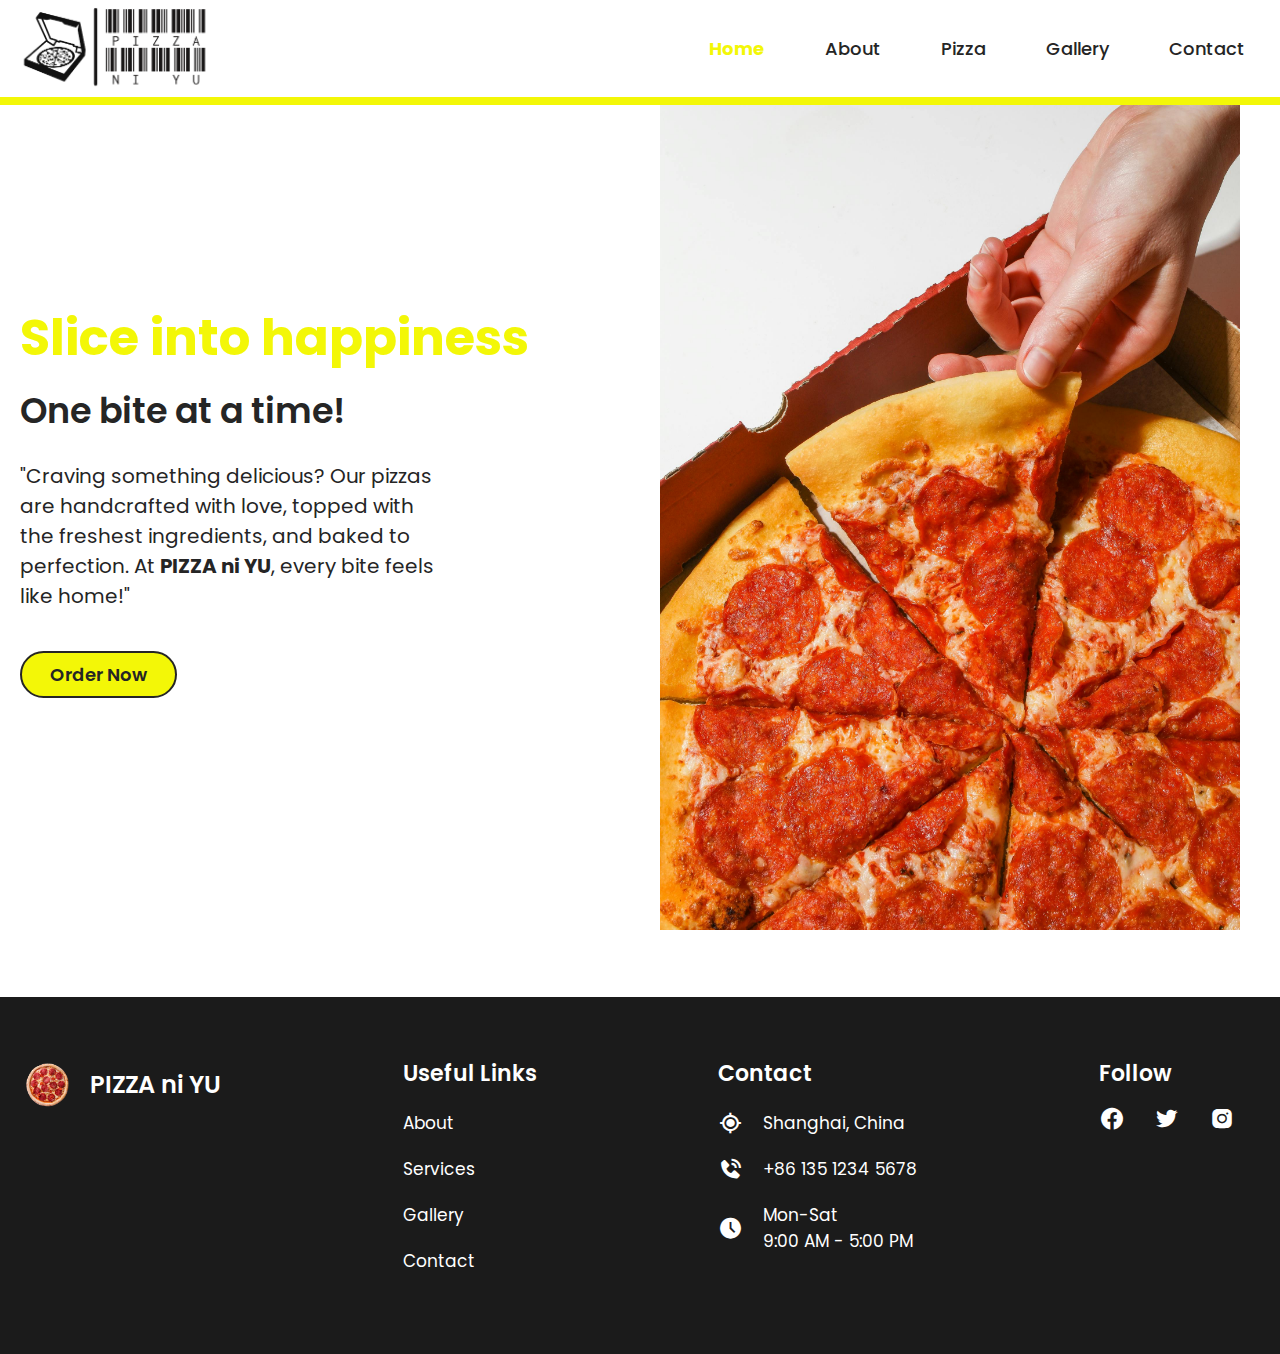
<file: index.html>
<!DOCTYPE html>
<html lang="en">
  <head>
    <meta charset="UTF-8" />
    <meta name="viewport" content="width=device-width, initial-scale=1.0" />
    <title>PIZZA ni YU</title>
    <link rel="icon" href="images/pepperoni.png">
    <!-- CSS Link -->
    <link rel="stylesheet" href="style.css" />
    <!-- Box Icon Link for Icons -->
    <link
      href="https://unpkg.com/boxicons@2.1.4/css/boxicons.min.css"
      rel="stylesheet"
    />
  </head>
  <body>
    
    <!-- Header & Navbar Section -->
    <header>
      <nav>
        <div class="nav_logo">
          <a href="#">
            <img src="images/pny.png" alt="company logo">
          </a>
        </div>

        <input type="checkbox" id="click" />
        <label for="click">
          <i class="menu_btn bx bx-menu"></i>
          <i class="close_btn bx bx-x"></i>
        </label>

        <ul>
          <li class="current"><a href="index.html">Home</a></li>
          <li><a href="about.html">About</a></li>
          <li><a href="pizza.html">Pizza</a></li>
          <li><a href="gallery.html">Gallery</a></li>
          <li><a href="contact.html">Contact</a></li>
        </ul>
      </nav>
    </header>

    <!-- Hero Section -->
    <section class="hero_section">
      <div class="section_container">
        <div class="hero_container">
          <div class="text_section">
            <h2>Slice into happiness</h2>
            <h3>One bite at a time!</h3>
            <p>
              "Craving something delicious? Our pizzas are handcrafted with love, 
              topped with the freshest ingredients, and baked to perfection. 
              At <strong>PIZZA ni YU</strong>, every bite feels like home!" 
            </p>

            <div class="hero_section_button">
              <button class="button">Order Now</button>
            </div>
          </div>

          <div class="image_section">
            <img src="images/slicepepperoni.jpg" alt="Co. Logo" />
          </div>
        </div>
      </div>
    </section>

    <!-- Footer Section -->
    <footer>
      <div class="section_container">
        <div class="footer_section">
          <div class="footer_logo">
            <a href="index.html">
              <img src="images/pepperoni.png" alt="Pepperoni Logo" />
                <h2>PIZZA ni YU</h2>
            </a>
          </div>

          <div class="useful_links">
            <h3>Useful Links</h3>
            <ul>
              <li><a href="about.html">About</a></li>
              <li><a href="Pizza.html">Services</a></li>
              <li><a href="gallery.html">Gallery</a></li>
              <li><a href="contact.html">Contact</a></li>
            </ul>
          </div>

          <div class="contact_us">
            <h3>Contact</h3>
            <ul>
              <li>
                <i class="bx bx-current-location"></i>
                <span>Shanghai, China</span>
              </li>
              <li>
                <i class="bx bxs-phone-call"></i> <span>+86 135 1234 5678</span>
              </li>
              <li>
                <i class="bx bxs-time-five"></i>
                <span>Mon-Sat <br> 9:00 AM - 5:00 PM</span>
              </li>
            </ul>
          </div>

          <div class="follow_us">
            <h3>Follow</h3>
            <i class="bx bxl-facebook-circle"></i>
            <i class="bx bxl-twitter"></i>
            <i class="bx bxl-instagram-alt"></i>
          </div>
        </div>
      </div>
    </footer>
  </body>
</html>
</file>
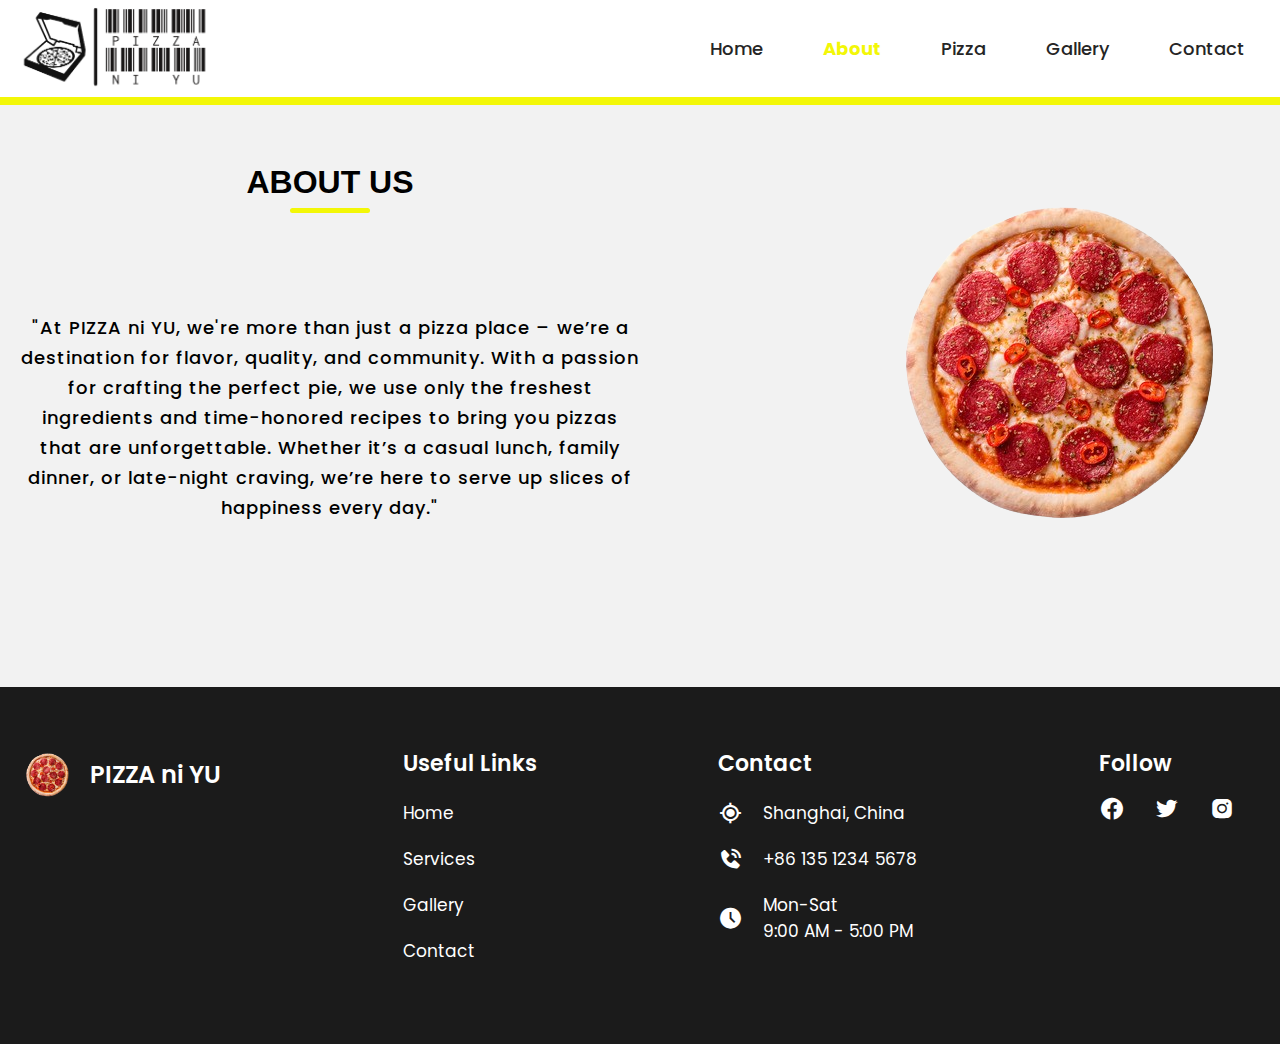
<file: about.html>
<!DOCTYPE html>
<html lang="en">
  <head>
    <meta charset="UTF-8" />
    <meta name="viewport" content="width=device-width, initial-scale=1.0" />
    <title>Final Project 2 CSS</title>
    <link rel="icon" href="images/pepperoni.png">
    <!-- CSS Link -->
    <link rel="stylesheet" href="style.css" />
    <!-- Box Icon Link for Icons -->
    <link
      href="https://unpkg.com/boxicons@2.1.4/css/boxicons.min.css"
      rel="stylesheet"
    />
  </head>
  <body>
    <!-- Header & Navbar Section -->
    <header>
      <nav>
        <div class="nav_logo">
          <a href="#">
            <img src="images/pny.png" alt="company logo" />
            
          </a>
        </div>

        <input type="checkbox" id="click" />
        <label for="click">
          <i class="menu_btn bx bx-menu"></i>
          <i class="close_btn bx bx-x"></i>
        </label>

        <ul>
          <li><a href="index.html">Home</a></li>
          <li class="current"><a href="about.html">About</a></li>
          <li><a href="pizza.html">Pizza</a></li>
          <li><a href="gallery.html">Gallery</a></li>
          <li><a href="contact.html">Contact</a></li>
        </ul>
      </nav>
    </header>

    <!-- About Us Section -->
    <section class="about_us" id="about">
        <div class="section_container">
          <div class="about_container">
            <div class="text_section">
              <h2 class="section_title">About Us</h2>
              <p>
                "At PIZZA ni YU, we're more than just a pizza place – we’re a destination for flavor, quality, and community. With a passion for crafting the perfect pie, we use only the freshest ingredients and time-honored recipes to bring you pizzas that are unforgettable. Whether it’s a casual lunch, family dinner, or late-night craving, we’re here to serve up slices of happiness every day."
              </p>
            </div>
  
            <div class="image_section">
              <img src="images/pepperoni.png"alt="slicepepperoni"/>
            </div>
          </div>
        </div>
      </section>

    <!-- Footer Section -->
    <footer>
        <div class="section_container">
          <div class="footer_section">
            <div class="footer_logo">
              <a href="index.html">
                <img src="images/pepperoni.png" alt="Pepperoni Logo" />
                <h2>PIZZA ni YU</h2>
              </a>
            </div>
  
            <div class="useful_links">
              <h3>Useful Links</h3>
              <ul>
                <li><a href="index.html">Home</a></li>
                <li><a href="Pizza.html">Services</a></li>
                <li><a href="gallery.html">Gallery</a></li>
                <li><a href="contact.html">Contact</a></li> 
              </ul>
            </div>
  
            <div class="contact_us">
              <h3>Contact</h3>
              <ul>
                <li>
                  <i class="bx bx-current-location"></i>
                  <span>Shanghai, China</span>
                </li>
                <li>
                  <i class="bx bxs-phone-call"></i> <span>+86 135 1234 5678</span>
                </li>
                <li>
                  <i class="bx bxs-time-five"></i>
                  <span>Mon-Sat <br> 9:00 AM - 5:00 PM</span>
                </li>
              </ul>
            </div>
  
            <div class="follow_us">
              <h3>Follow</h3>
              <i class="bx bxl-facebook-circle"></i>
              <i class="bx bxl-twitter"></i>
              <i class="bx bxl-instagram-alt"></i>
            </div>
          </div>
        </div>
      </footer>
    </body>
  </html>
</file>
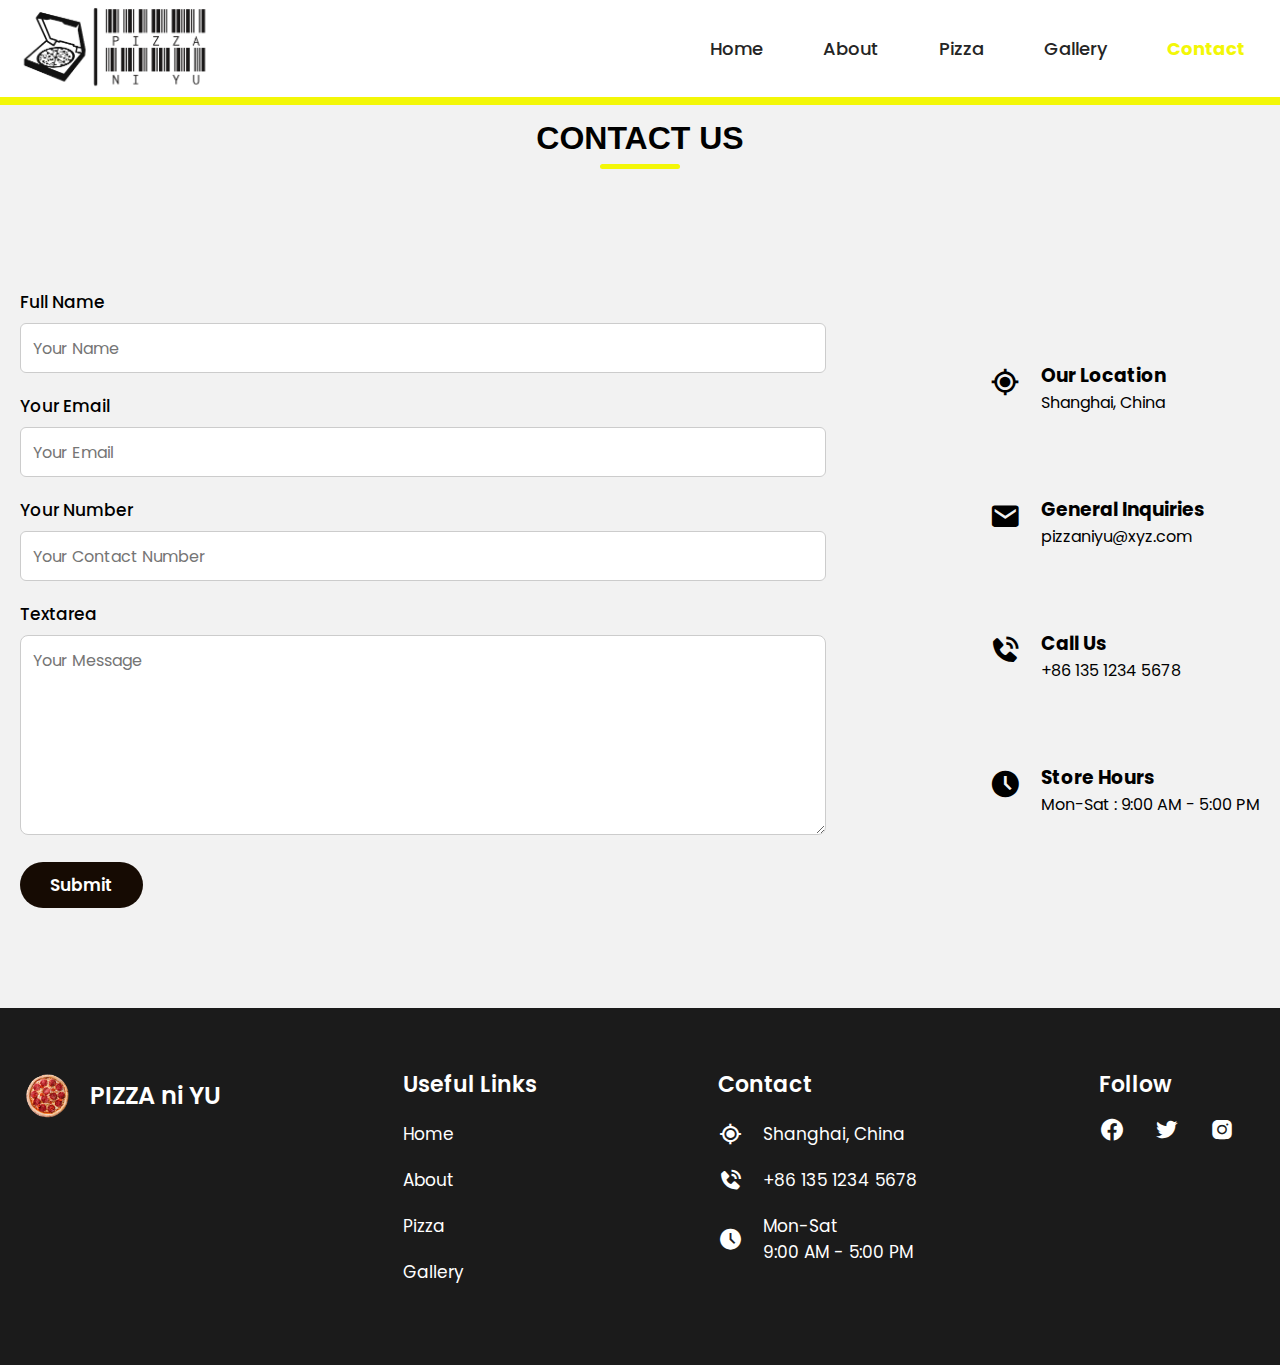
<file: contact.html>
<!DOCTYPE html>
<html lang="en">
  <head>
    <meta charset="UTF-8" />
    <meta name="viewport" content="width=device-width, initial-scale=1.0" />
    <title>PIZZA ni YU</title>
    <link rel="icon" href="images/pepperoni.png">
    <!-- CSS Link -->
    <link rel="stylesheet" href="style.css" />
    <!-- Box Icon Link for Icons -->
    <link
      href="https://unpkg.com/boxicons@2.1.4/css/boxicons.min.css"
      rel="stylesheet"
    />
  </head>
  <body>
    
    <!-- Header & Navbar Section -->
    <header>
      <nav>
        <div class="nav_logo">
          <a href="#">
            <img src="images/pny.png" alt="company logo" />
            
          </a>
        </div>

        <input type="checkbox" id="click" />
        <label for="click">
          <i class="menu_btn bx bx-menu"></i>
          <i class="close_btn bx bx-x"></i>
        </label>

        <ul>
          <li><a href="index.html">Home</a></li>
          <li><a href="about.html">About</a></li>
          <li><a href="pizza.html">Pizza</a></li>
          <li><a href="gallery.html">Gallery</a></li>
          <li class="current"><a href="contact.html">Contact</a></li>
        </ul>
      </nav>
    </header>

    <!-- Contact Section -->
    <section class="contact" id="contact">
        <h2 class="section_title">Contact Us</h2>
        <div class="section_container">
          <div class="contact_container">
            <div class="contact_form">
              <form action="#">
                <div class="field">
                  <label for="Name">Full Name</label>
                  <input type="text" id="Name" placeholder="Your Name" required />
                </div>
                <div class="field">
                  <label for="email">Your Email</label>
                  <input
                    type="text"
                    id="email"
                    placeholder="Your Email"
                    required
                  />
                </div>
                <div class="field">
                  <label for="number">Your Number</label>
                  <input
                    type="number"
                    id="number"
                    placeholder="Your Contact Number"
                    required
                  />
                </div>
                <div class="field">
                  <label for="textarea">Textarea</label>
                  <textarea
                    name="textarea"
                    id="textarea"
                    placeholder="Your Message"
                  ></textarea>
                </div>
  
                <button class="button" id="submit">Submit</button>
              </form>
            </div>
  
            <div class="contact_text">
              <div class="contact_items">
                <i class="bx bx-current-location"></i>
                <div class="contact_details">
                  <h3>Our Location</h3>
                  <p>Shanghai, China</p>
                </div>
              </div>
              <div class="contact_items">
                <i class="bx bxs-envelope"></i>
                <div class="contact_details">
                  <h3>General Inquiries</h3>
                  <p>pizzaniyu@xyz.com</p>
                </div>
              </div>
              <div class="contact_items">
                <i class="bx bxs-phone-call"></i>
                <div class="contact_details">
                  <h3>Call Us</h3>
                  <p>+86 135 1234 5678</p>
                </div>
              </div>
              <div class="contact_items">
                <i class="bx bxs-time-five"></i>
                <div class="contact_details">
                  <h3>Store Hours</h3>
                  <p>Mon-Sat : 9:00 AM - 5:00 PM</p>
                </div>
              </div>
            </div>
          </div>
        </div>
      </section>
  
    <!-- Footer Section -->
    <footer>
        <div class="section_container">
          <div class="footer_section">
            <div class="footer_logo">
              <a href="index.html">
                <img src="images/pepperoni.png" alt="Pepperoni Logo" />
                <h2>PIZZA ni YU</h2>
              </a>
            </div>
  
            <div class="useful_links">
              <h3>Useful Links</h3>
              <ul>
                <li><a href="index.html">Home</a></li>
                <li><a href="about.html">About</a></li>
                <li><a href="pizza.html">Pizza</a></li>
                <li><a href="gallery.html">Gallery</a></li>
              </ul>
            </div>
  
            <div class="contact_us">
              <h3>Contact</h3>
              <ul>
                <li>
                  <i class="bx bx-current-location"></i>
                  <span>Shanghai, China</span>
                </li>
                <li>
                  <i class="bx bxs-phone-call"></i> <span>+86 135 1234 5678</span>
                </li>
                <li>
                  <i class="bx bxs-time-five"></i>
                  <span>Mon-Sat <br> 9:00 AM - 5:00 PM</span>
                </li>
              </ul>
            </div>
  
            <div class="follow_us">
              <h3>Follow</h3>
              <i class="bx bxl-facebook-circle"></i>
              <i class="bx bxl-twitter"></i>
              <i class="bx bxl-instagram-alt"></i>
            </div>
          </div>
        </div>
      </footer>
    </body>
  </html>
</file>
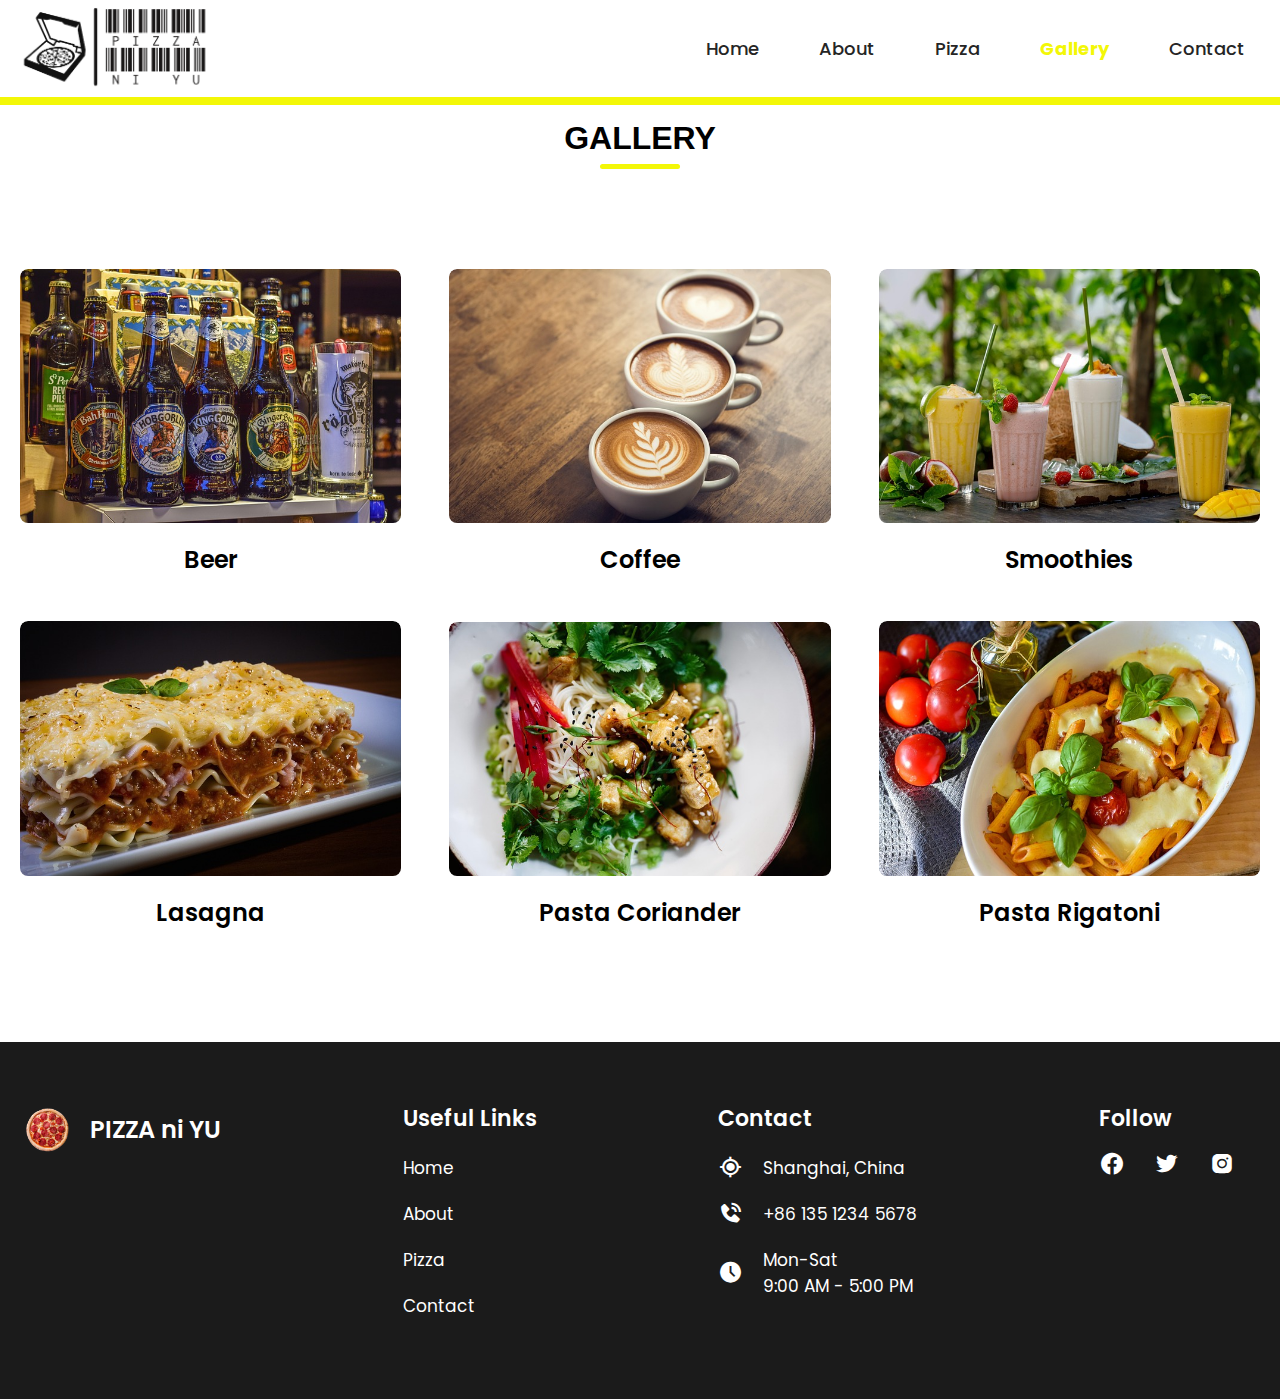
<file: gallery.html>
<!DOCTYPE html>
<html lang="en">
  <head>
    <meta charset="UTF-8" />
    <meta name="viewport" content="width=device-width, initial-scale=1.0" />
    <title>PIZZA ni YU</title>
    <link rel="icon" href="images/pepperoni.png">
    <!-- CSS Link -->
    <link rel="stylesheet" href="style.css" />
    <!-- Box Icon Link for Icons -->
    <link
      href="https://unpkg.com/boxicons@2.1.4/css/boxicons.min.css"
      rel="stylesheet"
    />
  </head>
  <body>
    
    <!-- Header & Navbar Section -->
    <header>
      <nav>
        <div class="nav_logo">
          <a href="#">
            <img src="images/pny.png" alt="company logo" />
            
          </a>
        </div>

        <input type="checkbox" id="click" />
        <label for="click">
          <i class="menu_btn bx bx-menu"></i>
          <i class="close_btn bx bx-x"></i>
        </label>

        <ul>
          <li><a href="index.html">Home</a></li>
          <li><a href="about.html">About</a></li>
          <li><a href="pizza.html">Pizza</a></li>
          <li class="current"><a href="gallery.html">Gallery</a></li>
          <li><a href="contact.html">Contact</a></li>
        </ul>
      </nav>
    </header>

   <!-- Gallery Section -->
   <section class="gallery" id="gallery">
    <h2 class="section_title">GALLERY</h2>
    <div class="section_container">
      <div class="gallery_container">
        <div class="gallery_items">
          <img src="images/beer.jpg" alt="Beer" />
          <div class="gallery_text">
            <h3>Beer</h3>
          </div>
        </div>
        <div class="gallery_items">
          <img src="images/coffee.jpg" alt="Coffee" />
          <div class="gallery_text">
            <h3>Coffee</h3>
          </div>
        </div>
        <div class="gallery_items">
          <img src="images/smoothies.jpg" alt="Smoothies" />
          <div class="gallery_text">
            <h3>Smoothies</h3>
          </div>
        </div>
        <div class="gallery_items">
          <img src="images/lasagna.jpg" alt="Lasagna" />
          <div class="gallery_text">
            <h3>Lasagna</h3>
          </div>
        </div>
        <div class="gallery_items">
          <img src="images/pasta coriander.jpg" alt="Pasta Coriander" />
          <div class="gallery_text">
            <h3>Pasta Coriander</h3>
          </div>
        </div>
        <div class="gallery_items">
          <img src="images/pasta rigatoni.jpg" alt="Pasta Rigatoni" />
          <div class="gallery_text">
            <h3>Pasta Rigatoni</h3>
          </div>
        </div>
      </div>
    </div>
  </section>

  <!-- Footer Section -->
    <footer>
        <div class="section_container">
          <div class="footer_section">
            <div class="footer_logo">
              <a href="index.html">
                <img src="images/pepperoni.png" alt="Pepperoni logo" />
                <h2>PIZZA ni YU</h2>
              </a>
            </div>
  
            <div class="useful_links">
              <h3>Useful Links</h3>
              <ul>
                <li><a href="index.html">Home</a></li>
                <li><a href="about.html">About</a></li>
                <li><a href="pizza.html">Pizza</a></li>
                <li><a href="contact.html">Contact</a></li>   
              </ul>
            </div>
  
            <div class="contact_us">
              <h3>Contact</h3>
              <ul>
                <li>
                  <i class="bx bx-current-location"></i>
                  <span>Shanghai, China</span>
                </li>
                <li>
                  <i class="bx bxs-phone-call"></i> <span>+86 135 1234 5678</span>
                </li>
                <li>
                  <i class="bx bxs-time-five"></i>
                  <span>Mon-Sat <br> 9:00 AM - 5:00 PM</span>
                </li>
              </ul>
            </div>
  
            <div class="follow_us">
              <h3>Follow</h3>
              <i class="bx bxl-facebook-circle"></i>
              <i class="bx bxl-twitter"></i>
              <i class="bx bxl-instagram-alt"></i>
            </div>
          </div>
        </div>
      </footer>
    </body>
  </html>
</file>
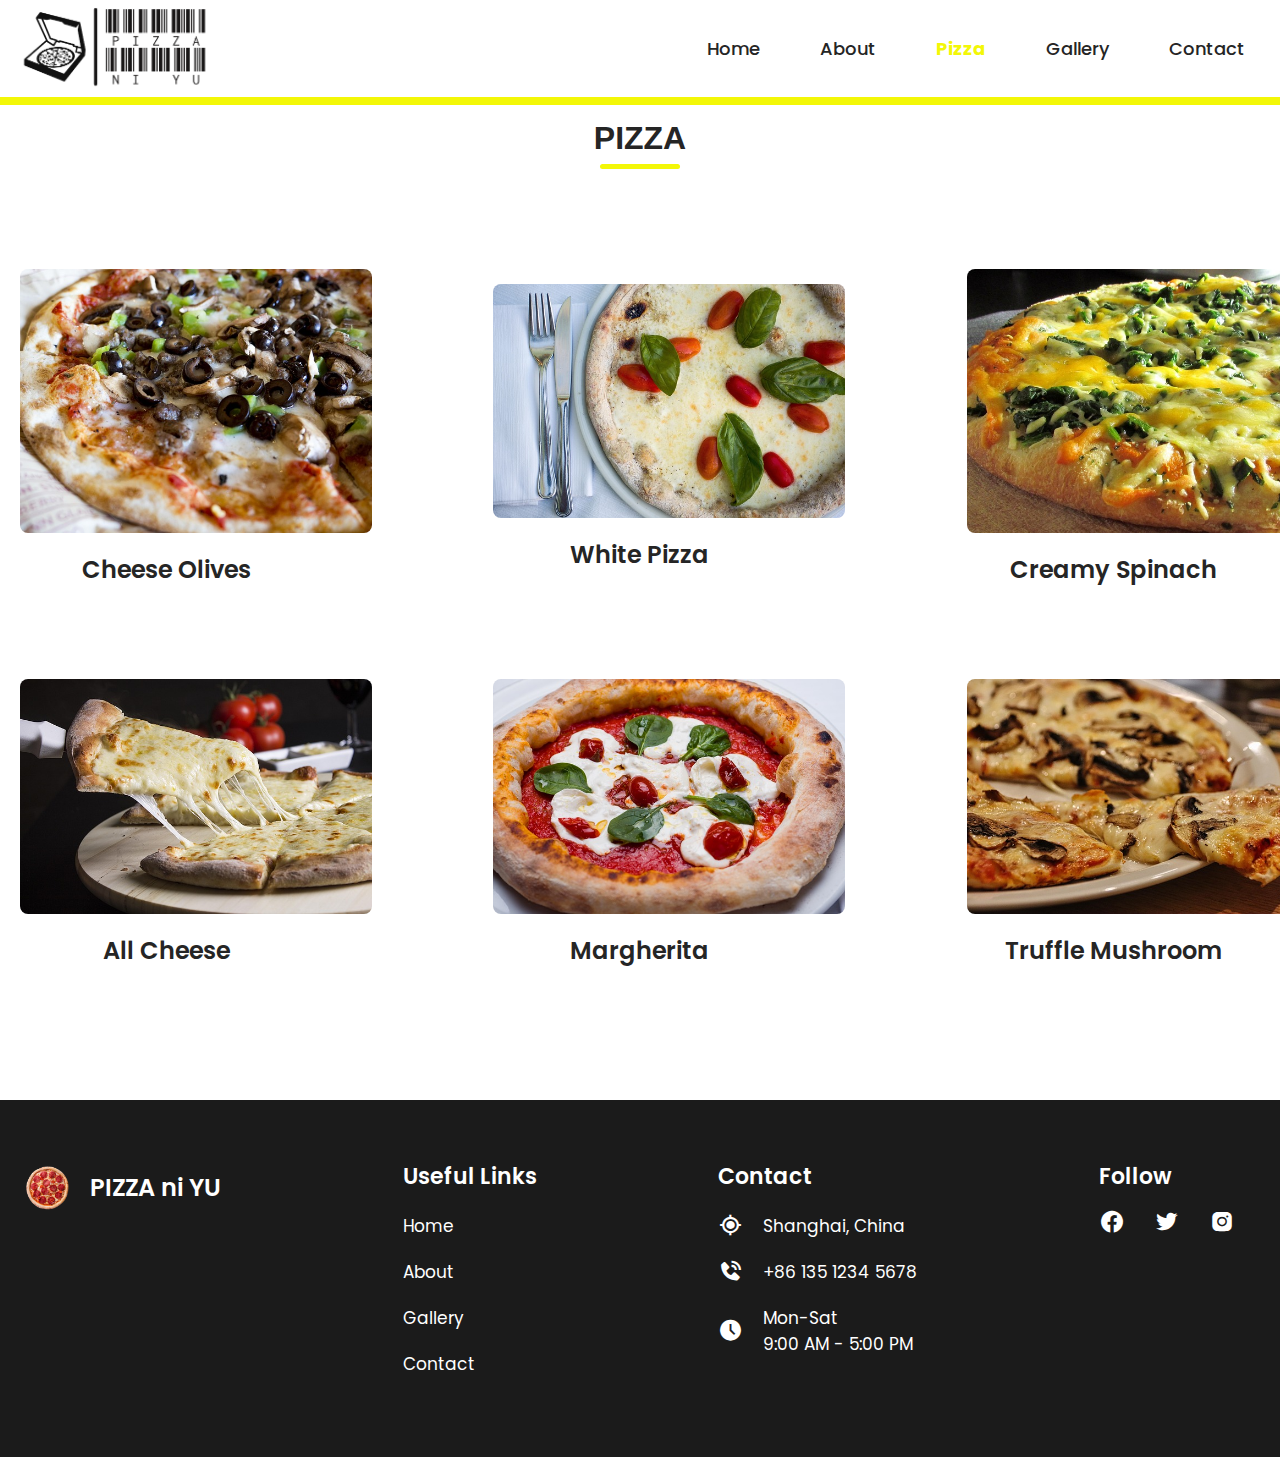
<file: pizza.html>
<!DOCTYPE html>
<html lang="en">
  <head>
    <meta charset="UTF-8" />
    <meta name="viewport" content="width=device-width, initial-scale=1.0" />
    <title>PIZZA ni YU</title>
    <link rel="icon" href="images/pepperoni.png">
    <!-- CSS Link -->
    <link rel="stylesheet" href="style.css" />
    <!-- Box Icon Link for Icons -->
    <link
      href="https://unpkg.com/boxicons@2.1.4/css/boxicons.min.css"
      rel="stylesheet"
    />
  </head>
  <body>

    <!-- Header & Navbar Section -->
    <header>
      <nav>
        <div class="nav_logo">
          <a href="#">
            <img src="images/pny.png" alt="company logo" />
            
          </a>
        </div>

        <input type="checkbox" id="click" />
        <label for="click">
          <i class="menu_btn bx bx-menu"></i>
          <i class="close_btn bx bx-x"></i>
        </label>

        <ul>
          <li><a href="index.html">Home</a></li>
          <li><a href="about.html">About</a></li>
          <li class="current"><a href="pizza.html">Pizza</a></li>
          <li><a href="gallery.html">Gallery</a></li>
          <li><a href="contact.html">Contact</a></li>
        </ul>
      </nav>
    </header>

    <!-- Pizza Section -->
    <section class="services" id="service">
        <h2 class="section_title">PIZZA</h2>
        <div class="section_container">
          <div class="service_container">
            <div class="services_items">
              <img src="images/cheese olives.jpg" alt="Cheese Olives Pizza" />
              <div class="services_text">
                <h3>Cheese Olives</h3>
              </div>
            </div>
            <div class="services_items">
              <img src="images/white pizza.jpg" alt="White Pizza" />
              <div class="services_text">
                <h3>White Pizza</h3>
              </div>
            </div>
            <div class="services_items">
              <img src="images/creamy spinach.jpg" alt="Creamy Spinach Pizza" />
              <div class="services_text">
                <h3>Creamy Spinach</h3>
              </div>
            </div>
            <div class="services_items">
              <img src="images/all cheese.jpg" alt="All Cheese Pizza" />
              <div class="services_text">
                <h3>All Cheese</h3>
              </div>
            </div>
            <div class="services_items">
              <img src="images/margherita.jpg" alt="Margherita Pizza"/>
              <div class="services_text">
                <h3>Margherita</h3>
              </div>
            </div>
            <div class="services_items">
              <img src="images/truffle mushroom.jpg" alt="Truffle Mushroom Pizza" />
              <div class="services_text">
                <h3>Truffle Mushroom</h3>
              </div>
            </div>
          </div>
        </div>
      </section>

    <!-- Footer Section -->
    <footer>
        <div class="section_container">
          <div class="footer_section">
            <div class="footer_logo">
              <a href="index.html">
                <img src="images/pepperoni.png" alt="Pepperoni Logo" />
                <h2>PIZZA ni YU</h2>
              </a>
            </div>
  
            <div class="useful_links">
              <h3>Useful Links</h3>
              <ul>
                <li><a href="index.html">Home</a></li>
                <li><a href="about.html">About</a></li>
                <li><a href="gallery.html">Gallery</a></li>
                <li><a href="contact.html">Contact</a></li>   
              </ul>
            </div>
  
            <div class="contact_us">
              <h3>Contact</h3>
              <ul>
                <li>
                  <i class="bx bx-current-location"></i>
                  <span>Shanghai, China</span>
                </li>
                <li>
                  <i class="bx bxs-phone-call"></i> <span>+86 135 1234 5678</span>
                </li>
                <li>
                  <i class="bx bxs-time-five"></i>
                  <span>Mon-Sat <br> 9:00 AM - 5:00 PM</span>
                </li>
              </ul>
            </div>
  
            <div class="follow_us">
              <h3>Follow</h3>
              <i class="bx bxl-facebook-circle"></i>
              <i class="bx bxl-twitter"></i>
              <i class="bx bxl-instagram-alt"></i>
            </div>
          </div>
        </div>
      </footer>
    </body>
  </html>
</file>
<file: style.css>
/* Importing Google font - Poppins */
@import url("https://fonts.googleapis.com/css2?family=Poppins:wght@400;500;600;700&display=swap");

* {
    margin: 0;
    padding: 0;
    box-sizing: border-box;
    font-family: "Poppins", sans-serif;
}

/* Defining Custome Variables */
:root {
    /* Colors */
    --primary-color: #160b03;
    --secondary-color: #f3f707;
    --dark-color: #252525;
    --white-color: #fff;
    --light-gray-color: #f2f2f2;

    /* Site Max-Width */
    --site-max-width: 1300px;
}

html {
    scroll-behavior: smooth;
}

body {
    background-color: var(--white-color);
}

/* Setting for the whole website */
a {
    text-decoration: none;
}

ul {
    list-style: none;
}

.section_container {
    margin: 0 auto;
    max-width: var(--site-max-width);
}

.section_title {
    text-align: center;
    padding: 60px 0 100px;
    font-size: 32px;
    font-family: "Righteous", sans-serif;
    text-transform: uppercase;
}

.section_title::after {
    content: '';
    width: 80px;
    background: var(--secondary-color);
    height: 5px;
    display: block;
    margin: 7px auto 0;
    border-radius: 8px;
}

/* Styling for the header section */
header {
    position: fixed;
    top: 0;
    width: 100%;
    z-index: 1;
    background: var(--white-color);
    border-bottom: solid var(--secondary-color) 8px;
    padding: 10px 10px;
}

header nav ul .current a{
    color: var(--secondary-color);
    font-weight: bold;
}

nav {
    display: flex;
    padding: 15px 0 15px 20px;
    justify-content: space-between;
    align-items: center;
    margin: 0 auto;
    max-width: var(--site-max-width);
}

nav .nav_logo a {
    display: flex;
    gap: 15px;
    align-items: center;
}

nav .nav_logo a img {
    max-width: 80px;
    transform: scale(3.5);
    padding: 10px 0px 10px 25px;
}

nav .nav_logo h2 {
    color: var(--dark-color);
    font-weight: 600;
    font-size: 32px;
}

nav ul {
    display: flex;
    gap: 10px;
}

nav ul li a {
    display: block;
    padding: 10px 25px;
    font-size: 18px;
    font-weight: 500;
    color: var(--dark-color);
    border-radius: 30px;
    transition: all 0.2s ease;
}

nav ul li a:hover {
    color: var(--secondary-color);
    background-color: var(--dark-color);
}

nav label {
    font-size: 40px;
    color: var(--dark-color);
    cursor: pointer;
    
}

nav label .menu_btn:hover{
    color: var(--secondary-color);
}

label .menu_btn,
label .close_btn {
    display: none;
}

#click {
    display: none;
}

/* Hero Section */
.hero_section {
    min-height: 100vh;
    background: var(--white-color);
}

.hero_container {
    display: flex;
    gap: 20px;
    padding: 20px;
    align-items: center;
  
    min-height: calc(100vh - 85px);
    justify-content: space-between;
}

.hero_container .text_section h2 {
    font-size: 50px;
    color: var(--secondary-color);
}

.hero_container .text_section h3 {
    font-size: 35px;
    font-weight: 600;
    color: var(--dark-color);
    margin-top: 8px;
}

.hero_container .text_section p {
    font-size: 20px;
    font-weight: 400;
    color: var(--dark-color);
    margin: 24px 0 40px;
    max-width: 70%;
}

.hero_container .hero_section_button {
    display: flex;
    gap: 24px;
}

.hero_container .hero_section_button .button {
    padding: 8px 28px;
    border: 2px solid transparent;
    outline: none;
    cursor: pointer;
    border-radius: 50px;
    background: var(--secondary-color);
    color: var(--primary-color);
    font-size: 18px;
    font-weight: 600;
    transition: all 0.4s ease;
}

.hero_container .hero_section_button .button:last-child {
    color: var(--dark-color);
    border-color: var(--dark-color);
    background: var(--secondary-color);
}

.hero_container .hero_section_button .button:first-child:hover {
    color: var(--white-color);
    background: transparent;
    border-color: var(--white-color);
}

.hero_container .hero_section_button .button:last-child:hover {
    color: var(--white-color);
    background: var(--dark-color);
    border-color: var(--dark-color);
}

.hero_container .image_section {
    max-width: 50%;
}

.hero_container .image_section img {
    width: 100%;
    padding: 40px 20px;
}

/* About Us Section */
.about_us {
    padding: 60px 20px 120px;
    background: var(--light-gray-color);
}

.about_container {
    display: flex;
    justify-content: space-between;
    gap: 20px;
    align-items: center;
}

.about_container .text_section {
    max-width: 50%;
}

.about_container .text_section p {
    font-size: 18px;
    font-weight: 500;
    letter-spacing: 1px;
    line-height: 30px;
    text-align: center;
    
}

.about_container .image_section {
    max-width: 45%;
}

.about_container .image_section img {
    width: 100%;
    padding-top: 100px;
}

/* Pizza Section */
.services {
    background: var(--white-color);
    color: var(--dark-color);
    padding: 60px 20px 120px;
}

.services .service_container {
    display: flex;
    justify-content: space-between;
    gap: 80px;
    align-items: center;
    flex-wrap: wrap;
}

.section_container .services_items img {
    width: 120%;
    border-radius: 8px;
    transition: transform 0.4s ease;
}

.section_container .services_items {
    width: calc(100% / 3 - 120px);
}




.section_container .services_items:hover img {
    transform: scale(1.2);
}

.services_items .services_text {
    text-align: center;
}

.services_items .services_text h3 {
    margin: 12px 0;
    font-weight: 600;
    font-size: 24px;
}



/* Gallery Section */
.gallery {
    background: var(--white-color);
    padding: 60px 20px 100px;
}

.gallery .gallery_container {
    display: flex;
    justify-content: space-between;
    gap: 32px;
    align-items: center;
    flex-wrap: wrap;
}

.gallery_container .gallery_items {
    width: calc(100% / 3 - 32px);
    overflow: hidden;
    border-radius: 8px;
}

.gallery .gallery_container img {
    width: 100%;
    border-radius: 8px;
    transition: transform 0.4s ease;
}

.gallery_container .gallery_items:hover img {
    transform: scale(1.2);
}

.gallery_items .gallery_text {
    text-align: center;
}

.gallery_items .gallery_text h3 {
    margin: 12px 0;
    font-weight: 600;
    font-size: 24px;
}

.gallery_items .gallery_text p {
    font-size: 17px;
}

/* Contact Section */
.contact {
    background: var(--light-gray-color);
    padding: 60px 20px 100px;
}

.contact_container {
    display: flex;
    gap: 50px;
    align-items: center;
    justify-content: space-between;
}

.contact_container .contact_form {
    max-width: 65%;
    width: 100%;
}

.contact_container .contact_form .field {
    margin: 20px 0;
}

.contact_container .contact_form .field label {
    display: block;
    font-size: 17px;
    font-weight: 500;
    margin-bottom: 8px;
}

.contact_container .contact_form .field input {
    width: 100%;
    height: 50px;
    padding: 0 12px;
    font-size: 16px;
    border-radius: 6px;
    border: 1px solid #ccc;
}

.contact_container .contact_form textarea {
    width: 100%;
    height: 200px;
    padding: 12px;
    font-size: 16px;
    border-radius: 8px;
    border: 1px solid #ccc;
    resize: vertical;
}

.contact_container .contact_form .button {
    padding: 8px 28px;
    border: 2px solid transparent;
    outline: none;
    cursor: pointer;
    border-radius: 50px;
    background: var(--primary-color);
    color: var(--white-color);
    font-size: 17px;
    font-weight: 600;
    transition: all 0.4s ease;
}

.contact_container .contact_form .button:hover {
    color: var(--primary-color);
    background: transparent;
    border-color: var(--primary-color);
}

.contact_text .contact_items {
    display: flex;
    gap: 20px;
    margin: 80px 0;
}

.contact_text .contact_items i {
    font-size: 32px;
    margin-top: 5px;
}

/* Footer Section */
footer {
    background: #1b1b1b;
    color: var(--white-color);
    padding: 60px 20px;
}

.footer_section {
    display: flex;
    justify-content: space-between;
}

.footer_section h3 {
    font-size: 22px;
    margin-bottom: 16px;
    font-weight: 600;
}

.footer_section .footer_logo a {
    display: flex;
    gap: 15px;
    align-items: center;
    color: var(--white-color);
}

.footer_section .footer_logo a img {
    max-width: 55px;
    
}

.footer_section .footer_logo a h2 {
    font-weight: 600;
}

.footer_section .useful_links ul li {
    margin: 20px 0;
}

.footer_section .useful_links ul li a {
    color: var(--white-color);
    font-size: 17px;
}

.footer_section .useful_links ul li a:hover {
    text-decoration: underline;
    color: var(--secondary-color);
}

.footer_section .contact_us ul li {
    margin: 20px 0;
    display: flex;
    align-items: center;
    gap: 20px;
}

.footer_section .contact_us ul li i {
    font-size: 25px;
}

.footer_section .contact_us ul li span {
    font-size: 17px;
}

.footer_section .follow_us i {
    font-size: 26px;
    margin-right: 25px;
    cursor: pointer;
    transition: all 0.3s ease;
}

.footer_section .follow_us i:hover {
    color: var(--secondary-color);
}


/* Responsive Media Query code for max-width: 1024px */

@media screen and (max-width: 1024px) {
    nav {
        padding: 15px 20px;
    }

    label .menu_btn {
        display: block;
    }

    nav ul {
        display: block;
        background: var(--white-color);
        position: absolute;
        top: 75px;
        left: -100%;
        overflow-y: auto;
        width: 100%;
        height: 100vh;
        text-align: center;
        transition: all 0.15s ease;
    }

    #click:checked~ul {
        left: 0;
    }

    #click:checked~label .close_btn {
        display: block;
    }

    #click:checked~label .menu_btn {
        display: none;
    }

    nav ul li {
        display: block;
        padding: 8px 12px;
        width: 48%;
        margin: 24px auto;
    }

    nav ul li a {
        color: var(--dark-color);
    }

    .hero_container {
        flex-direction: column-reverse;
        align-items: center;
        padding-bottom: 32px;
    }

    .hero_container .image_section {
        max-width: 100%;
        text-align: center;
    }

    .hero_container .image_section img {
        max-width: 90%;
        align-items: center;
    }

    .hero_container .text_section {
        max-width: 100%;
        text-align: center;
        display: flex;
        flex-direction: column;
        align-items: center;
    }

    .hero_container .text_section p {
        max-width: 100%;
    }

    .about_container {
        flex-direction: column;
    }

    .about_container .text_section {
        max-width: 100%;
    }

    .services .service_container {
        gap: 50px;
    }

    .section_container .services_items {
        width: calc(100% / 2 - 50px);
    }

    .why_us .why_container {
        gap: 50px;
    }

    .why_container .why_items {
        width: calc(100% / 2 - 50px);
    }

    .gallery .gallery_container {
        justify-content: center;
    }

    .gallery_container .gallery_items {
        width: calc(100% / 2 - 50px);
    }

    .contact_container {
        flex-direction: column-reverse;
    }

    .contact_text .contact_items {
        margin: 25px 0;
    }

    .contact_container .contact_form {
        max-width: 100%;
    }

    .footer_section {
        flex-direction: column;
        gap: 24px;
    }

    .footer_section .useful_links {
        text-align: start;
    }
}

/* Responsive Media Query code for max-width: 576px */
@media screen and (max-width: 576px) {
    .section_title {
        padding: 50px 0;
    }

    nav .nav_logo a img,
    .footer_section .footer_logo a img {
        max-width: 45px;
    }

    nav .nav_logo h2 {
        font-size: 30px;
    }

    .hero_container {
        justify-content: space-evenly;
    }

    .hero_container .text_section h2 {
        font-size: 30px;
    }

    .hero_container .text_section h3 {
        font-size: 26px;
    }

    .hero_container .image_section img {
        max-width: 80%;
    }

    .hero_container .text_section p {
        font-size: 17px;
    }

    .about_container .image_section {
        max-width: 70%;
    }

    .button {
        padding: 10px 20px !important;
        font-size: 15px !important;
    }

    .section_container .services_items,
    .why_container .why_items {
        width: 100%;
        text-align: center;
    }

    .gallery_container .gallery_items {
        flex-direction: column;
        width: 100%;
    }

    .services .service_container,
    .why_us .why_container {
        gap: 70px;
    }

    .section_container .services_items img {
        max-width: 80%;
    }
}
</file>
